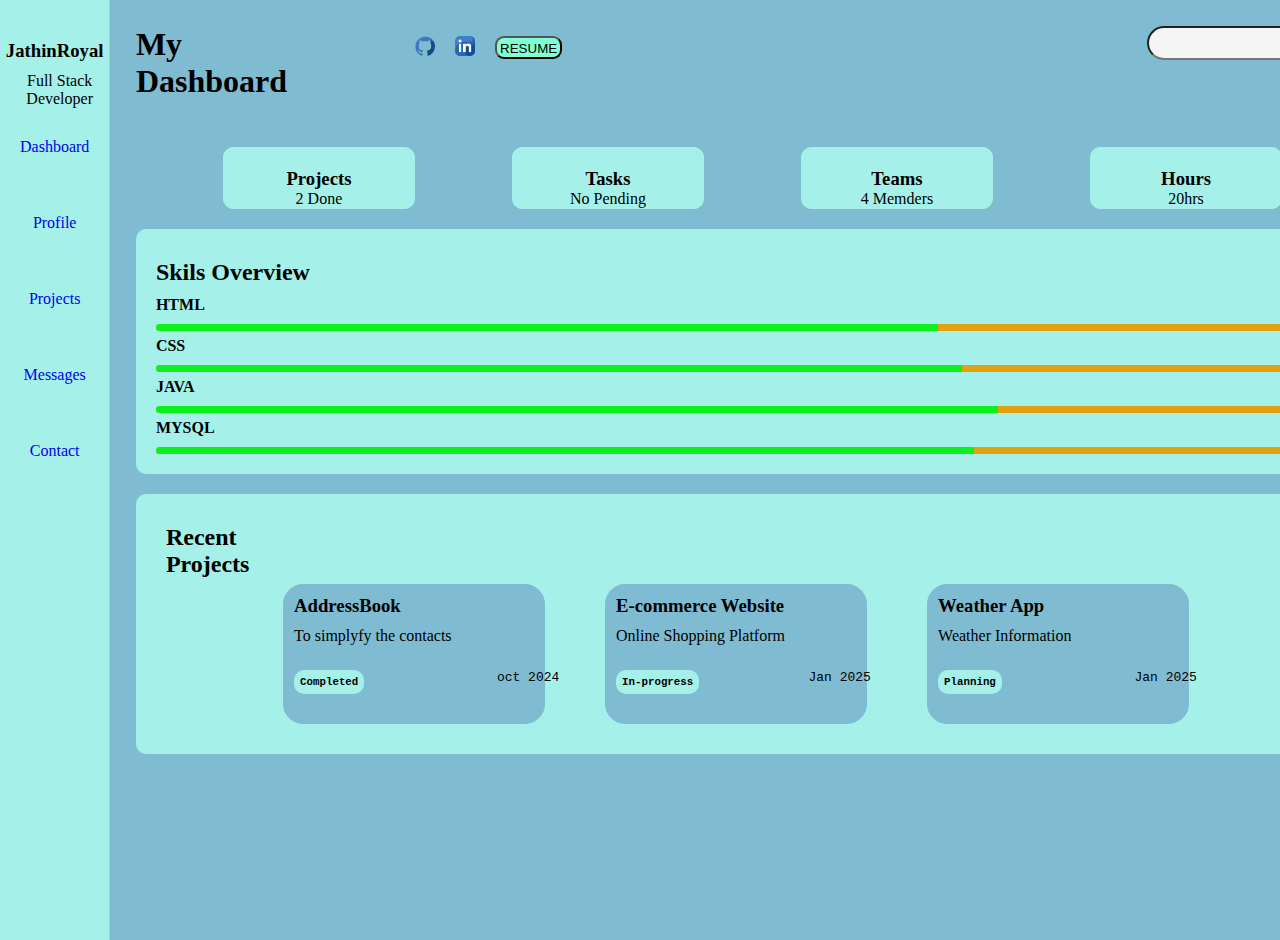
<file: index.html>
<!DOCTYPE html>
<html lang="en">
<head>
    <meta charset="UTF-8">
    <meta name="viewport" content="width=device-width, initial-scale=1.0">
    <title>Document</title>
    <link rel="stylesheet" href="style.css">
</head>
<body>
    <div class="container">
        <aside class="aside1">
            <div class="profile">
            <h3>JathinRoyal</h3>
            <p>Full Stack Developer</p>
            </div>
            <nav >
                <a href="index.html">Dashboard</a><br>
                <a href="profilee.html">Profile</a><br>
                <a href="project.html">Projects</a><br>
                <a href="message.html">Messages</a><br>
                <a href="contact.html">Contact</a><br>
            </nav>
        </aside>
        <main class="main-contenent">
          <header class="head">
             <h1>My Dashboard</h1>
             <div class="social-media">
                  <a href="https://github.com/Jathinroyal"><img src="github.png" alt="not found" width="20px" height="20px"></a>
                  <a href="https://www.linkedin.com/in/bojja-venkata-jathin-royal-194b62227"><img src="linkedin.png" alt="not found" width="20px" height="20px"></a>
                  <a href="Jathin_A1Resume.pdf" download target="_blank"><button>RESUME</button></a>
             </div>
              <div class="search-bar">
                <input type="text">
                <a href=""><button><img src="loupe.png" alt="not found" width="20px" height="10px"></button></a>

              </div>
          </header>

          <section class="status">
               <div class="stat-card">
                <h3>Projects</h3>
                <p>2 Done</p>
               </div>
               <div class="stat-card">
                <h3>Tasks</h3>
                <p>No Pending</p>
               </div>
               <div class="stat-card">
                <h3>Teams</h3>
                <p>4 Memders</p>
               </div>
               <div class="stat-card">
                <h3>Hours</h3>
                <p>20hrs</p>
               </div>
          </section>

          <section class="skill-sect">
            <h2>Skils Overview</h2>
            <div class="skils-div">
                <h4>HTML</h4>
                <progress max="100" value="65"></progress>
            </div>
            <div class="skils-div">
                <h4>CSS</h4>
                <progress max="100" value="67"></progress>
            </div>
            <div class="skils-div">
                <h4>JAVA</h4>
                <progress max="100" value="70"></progress>
            </div>
            <div class="skils-div">
                <h4>MYSQL</h4>
                <progress max="100" value="68"></progress>
            </div>
            
          </section>

          <section class="project-section">
            <h2>Recent Projects</h2>
             <div class="project-div">
              <div>
                <h3>AddressBook</h3>
                <p>To simplyfy the contacts</p>
                   <pre class="pre1"><h5>Completed</h5><span>                 oct 2024</span> </pre>
                 
                  </div>
                 <div class="project-div">
                    <h3>E-commerce Website</h3>
                    <p>Online Shopping Platform</p>
                   <pre class="pre1"> <h5>In-progress</h5><span>              Jan 2025</span></pre>
                    
                  </div>
                  <div class="project-div">
                    <h3>Weather App</h3>
                    <p>Weather Information</p>
                   <pre class="pre1"> <h5>Planning</h5><span>                 Jan 2025</span></pre>
                    
              </div>
             </div>
             
          </section>
        </main>

    </div>
</body>
</html>
</file>
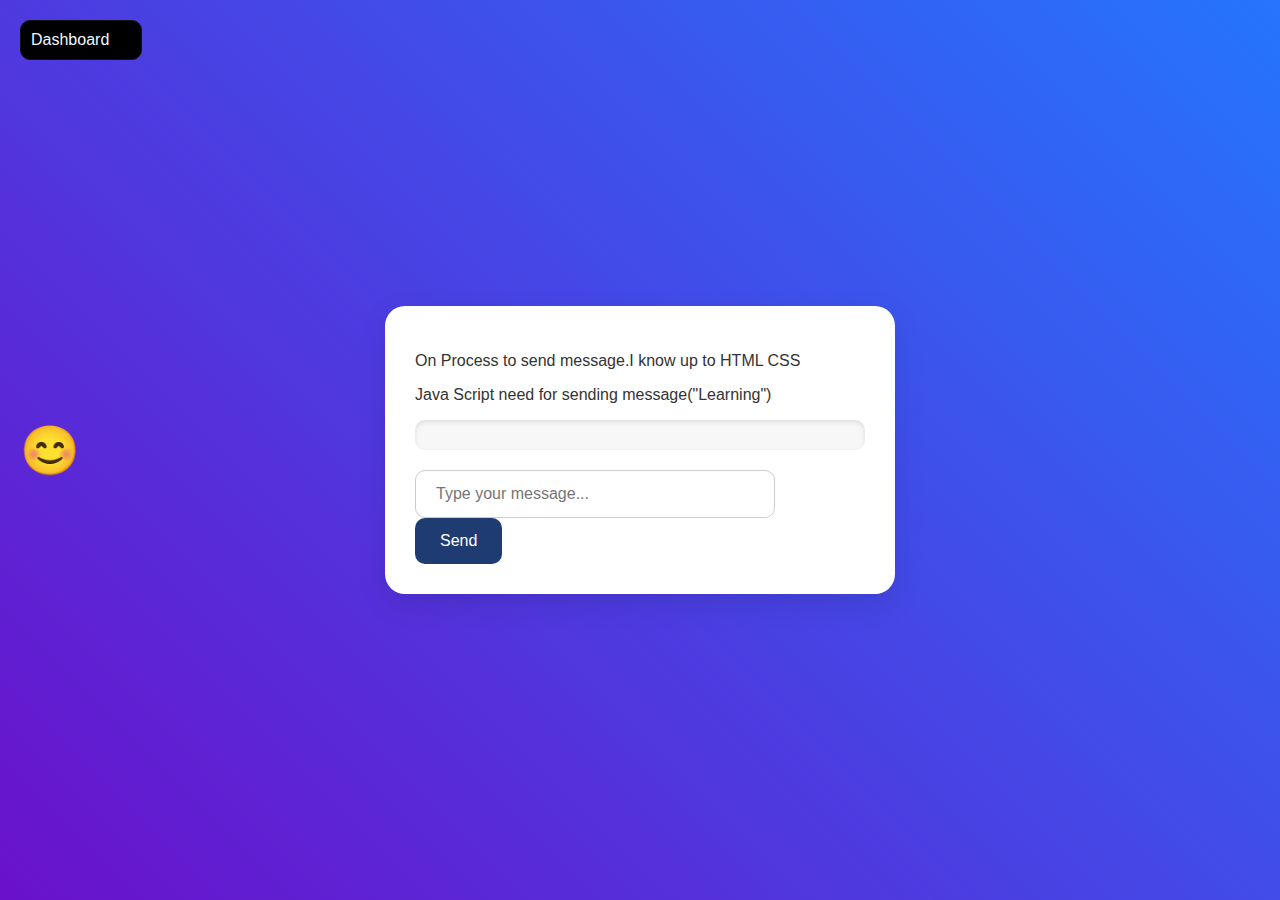
<file: message.html>
<!DOCTYPE html>
<html lang="en">
<head>
    <meta charset="UTF-8">
    <meta name="viewport" content="width=device-width, initial-scale=1.0">
    <title>Chat Interface with Emoji</title>
    <link rel="stylesheet" href="message.css">
</head>
<body>
    <a href="index.html" class="dashboard-link">Dashboard</a>
    
    <div class="chat-container">
        <p>On Process to send message.I know up to HTML CSS  </p>
    <p>Java Script need for sending message("Learning")</p>
        <div class="chat-box" id="chat-box">
            <!-- Chat messages will appear here -->
        </div>
        <div class="input-group">
            <input type="text" id="message-input" class="chat-input" placeholder="Type your message..." oninput="toggleSendButton()" />
            <button id="send-button" class="send-button" onclick="sendMessage()" disabled>Send</button>
        </div>
    </div>

    <div class="emoji" id="emoji">😊</div>

    <script src="message.js"></script>
</body>
</html>
</file>
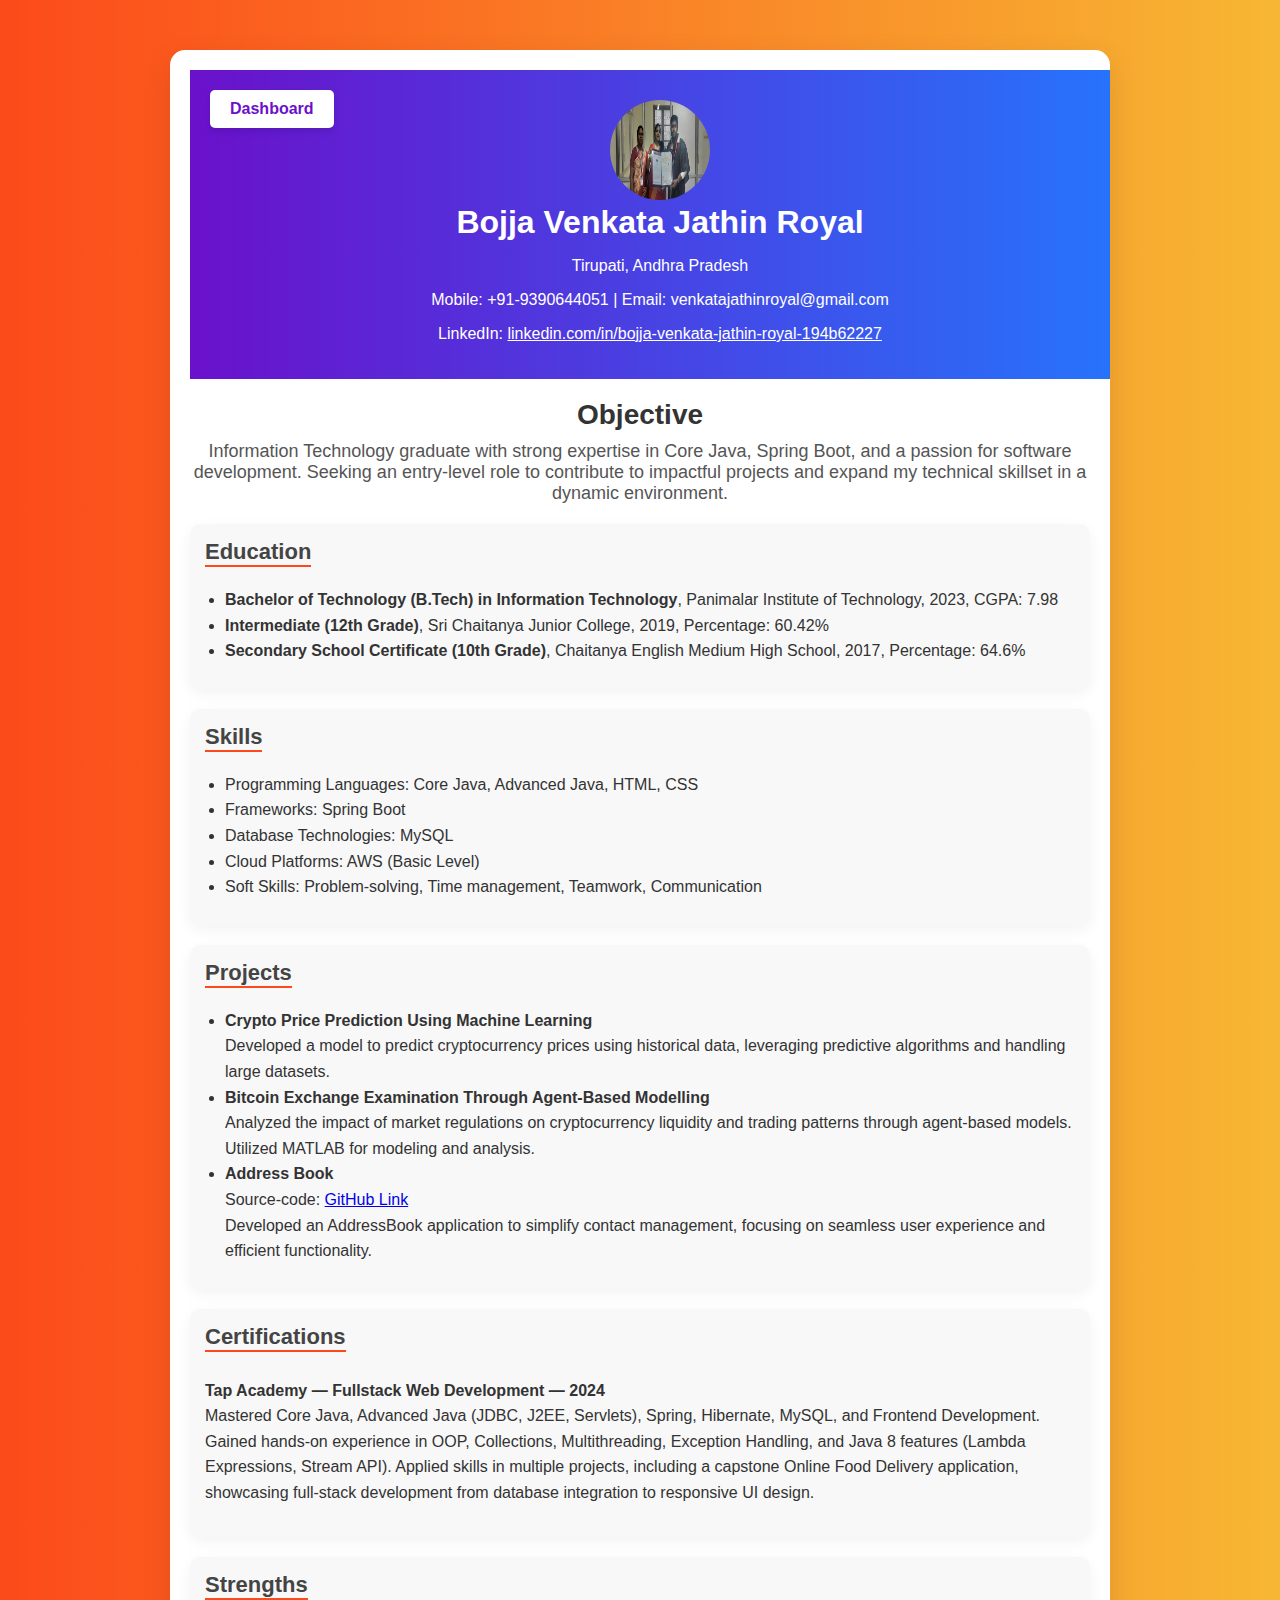
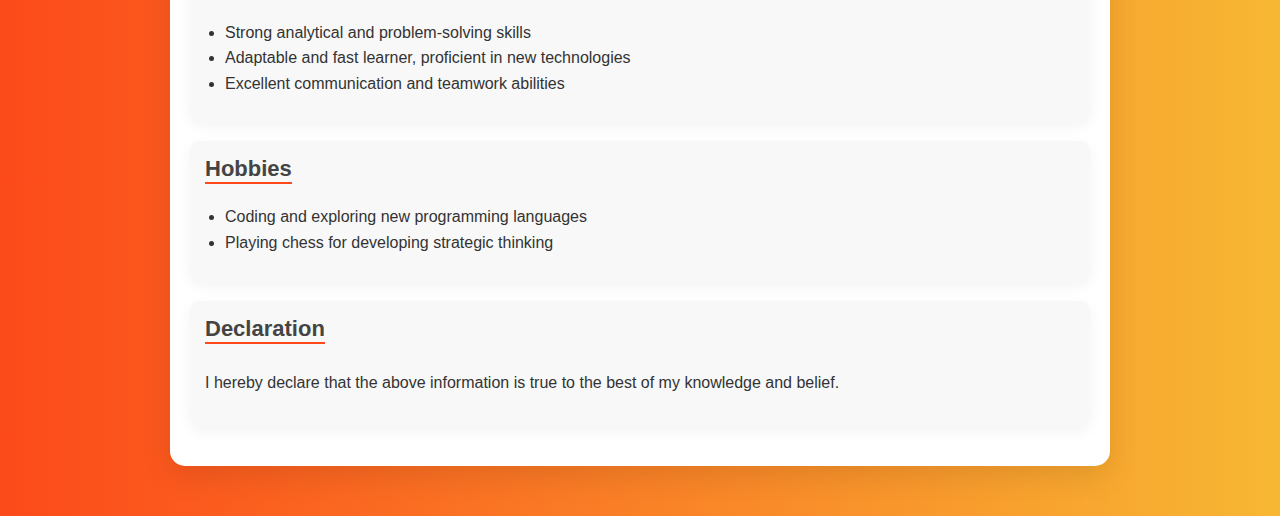
<file: profilee.html>
<!DOCTYPE html>
<html lang="en">
<head>
    <meta charset="UTF-8">
    <meta name="viewport" content="width=device-width, initial-scale=1.0">
    <title>Professional Profile</title>
 <link rel="stylesheet" href="profile.css">
</head>
<body>
    <div class="profile-card">
        <div class="profile-header">
            <a href="index.html" class="dashboard-link">Dashboard</a>
            <img src="imgforCertifate.jpg" alt="Profile Image" class="profile-image" style="width: 100px; height: 100px; border-radius: 50%;">
            <h1>Bojja Venkata Jathin Royal</h1>
            <p>Tirupati, Andhra Pradesh</p>
            <p>Mobile: +91-9390644051 | Email: venkatajathinroyal@gmail.com</p>
            <p>LinkedIn: <a href="https://www.linkedin.com/in/bojja-venkata-jathin-royal-194b62227" target="_blank" style="color: #fff; text-decoration: underline;">linkedin.com/in/bojja-venkata-jathin-royal-194b62227</a></p>
        </div>
        <div class="profile-info">
            <h2>Objective</h2>
            <p>Information Technology graduate with strong expertise in Core Java, Spring Boot, and a passion for software development. Seeking an entry-level role to contribute to impactful projects and expand my technical skillset in a dynamic environment.</p>
        </div>
        <div class="section">
            <div class="section-title">Education</div>
            <ul>
                <li><strong>Bachelor of Technology (B.Tech) in Information Technology</strong>, Panimalar Institute of Technology, 2023, CGPA: 7.98</li>
                <li><strong>Intermediate (12th Grade)</strong>, Sri Chaitanya Junior College, 2019, Percentage: 60.42%</li>
                <li><strong>Secondary School Certificate (10th Grade)</strong>, Chaitanya English Medium High School, 2017, Percentage: 64.6%</li>
            </ul>
        </div>
        <div class="section">
            <div class="section-title">Skills</div>
            <ul>
                <li>Programming Languages: Core Java, Advanced Java, HTML, CSS</li>
                <li>Frameworks: Spring Boot</li>
                <li>Database Technologies: MySQL</li>
                <li>Cloud Platforms: AWS (Basic Level)</li>
                <li>Soft Skills: Problem-solving, Time management, Teamwork, Communication</li>
            </ul>
        </div>
        <div class="section">
            <div class="section-title">Projects</div>
            <ul>
                <li><strong>Crypto Price Prediction Using Machine Learning</strong><br>Developed a model to predict cryptocurrency prices using historical data, leveraging predictive algorithms and handling large datasets.</li>
                <li><strong>Bitcoin Exchange Examination Through Agent-Based Modelling</strong><br>Analyzed the impact of market regulations on cryptocurrency liquidity and trading patterns through agent-based models. Utilized MATLAB for modeling and analysis.</li>
                <li><strong>Address Book</strong><br>Source-code: <a href="https://jathinroyal.github.io/adressbook/" target="_blank">GitHub Link</a><br>Developed an AddressBook application to simplify contact management, focusing on seamless user experience and efficient functionality.</li>
            </ul>
        </div>
        <div class="section">
            <div class="section-title">Certifications</div>
            <p><strong>Tap Academy — Fullstack Web Development — 2024</strong><br>Mastered Core Java, Advanced Java (JDBC, J2EE, Servlets), Spring, Hibernate, MySQL, and Frontend Development. Gained hands-on experience in OOP, Collections, Multithreading, Exception Handling, and Java 8 features (Lambda Expressions, Stream API). Applied skills in multiple projects, including a capstone Online Food Delivery application, showcasing full-stack development from database integration to responsive UI design.</p>
        </div>
        <div class="section">
            <div class="section-title">Strengths</div>
            <ul>
                <li>Strong analytical and problem-solving skills</li>
                <li>Adaptable and fast learner, proficient in new technologies</li>
                <li>Excellent communication and teamwork abilities</li>
            </ul>
        </div>
        <div class="section">
            <div class="section-title">Hobbies</div>
            <ul>
                <li>Coding and exploring new programming languages</li>
                <li>Playing chess for developing strategic thinking</li>
            </ul>
        </div>
        <div class="section">
            <div class="section-title">Declaration</div>
            <p>I hereby declare that the above information is true to the best of my knowledge and belief.</p>
        </div>
    </div>
</body>
</html>
</file>
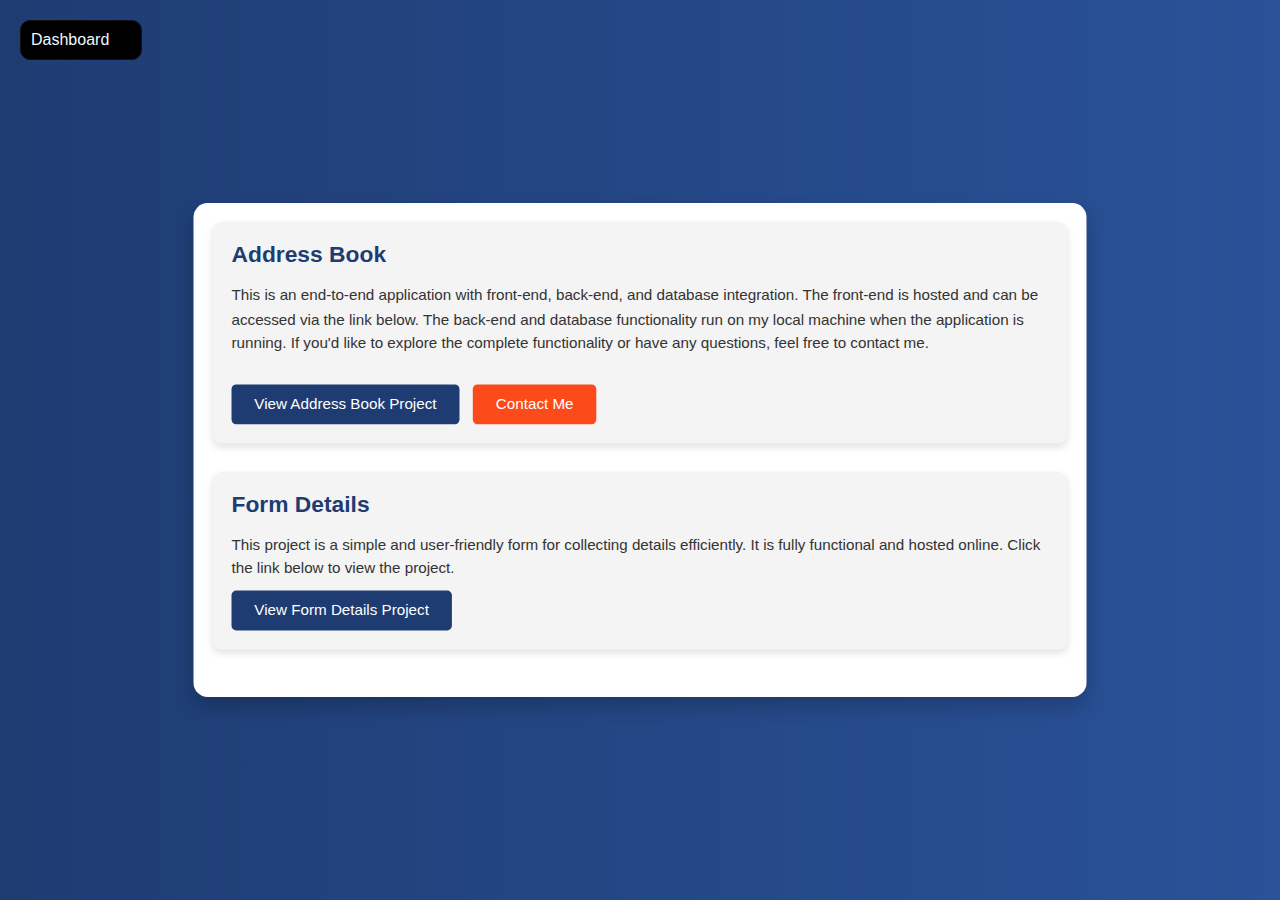
<file: project.html>
<!DOCTYPE html>
<html lang="en">
<head>
    <meta charset="UTF-8">
    <meta name="viewport" content="width=device-width, initial-scale=1.0">
    <title>Projects</title>
    <link rel="stylesheet" href="project.css">
      
</head>
<body>
    <div class="dash"><a href="index.html" class="dashboard-link">Dashboard</a></div>
    <div class="projects-container">
        <div class="project">
            <div class="project-title">Address Book</div>
            <p class="project-description">This is an end-to-end application with front-end, back-end, and database integration. The front-end is hosted and can be accessed via the link below. The back-end and database functionality run on my local machine when the application is running. If you'd like to explore the complete functionality or have any questions, feel free to contact me.</p>
            <a href="https://jathinroyal.github.io/adressbook/" target="_blank" class="project-link">View Address Book Project</a>
            <a href="contact.html" class="contact-button">Contact Me</a>
        </div>
        <div class="project">
            <div class="project-title">Form Details</div>
            <p class="project-description">This project is a simple and user-friendly form for collecting details efficiently. It is fully functional and hosted online. Click the link below to view the project.</p>
            <a href="https://jathinroyal.github.io/Form-Details/" target="_blank" class="project-link">View Form Details Project</a>
        </div>
    </div>
</body>
</html>
</file>
<file: style.css>
*{
  margin: 0%;
  padding: 0%;
}
body{
   background-color: #4158D0;
background-image: linear-gradient(43deg, #4158D0 0%, #C850C0 46%, #FFCC70 100%);
}
.container{
  display: flex;
  background-color: #7FBCD2;

}

.aside1{
  display: flex;
  border-right: 1px solid #B6CBBD;
  height: 100vh;
  background-color: #A5F1E9;
  width: 10%;
  flex-direction: column;
  padding-top: 40px;
}

.profile{
  display: flex;
  flex-direction: column;
  text-align: center;
}
.aside1 p{
  display: flex;
  margin-top: 10px;
  margin-bottom: 10px;
  text-align: center;
  padding-left: 10px;
}

nav a{
  
  
  display: flex;
  text-decoration: none;
  justify-content: space-around;
  padding: 20px;
  
  /* border: 1px solid red; */
}

nav a:hover{
  background-color: blanchedalmond;
  border-radius: 10px;
  color: aqua;
  transition: 0.4s;
}
.main-contenent{
  margin: 2%;
  display: flex;
  flex-direction: column;
  
}
.head{
  display: flex;
  margin-bottom: 3%;
  justify-content: center;
  
}
.social-media{
  display: flex;
  margin-left: 30px;
  margin-right: 30px;
  justify-content: center;
  
  width: 800px;
  
  
}
.social-media a{
  padding: 10px;
  
}

.search-bar{
  display: flex;
  
}

.search-bar input {
  display: flex;
  justify-content: end;
  background-color: whitesmoke;
  border-radius: 20px;
  height: 30px;
  
  
}

.search-bar input[text] {
  padding: 10% 50%;
  
  
}
.social-media button{
  background-color: aquamarine;
  border-radius: 9px;
  padding: 3px;
  padding-bottom: 1px;
  margin-right:500px ;
  
}
.search-bar a button{
  display: flex;
  padding: 8px;
  border-radius: 15px;
  margin-left: 1px;
  margin-top: 3px;
}
.search-bar a button:hover{
  background-color: #B6CBBD;
  cursor: pointer;
  transition: 0.6s;
}

.social-media a:hover{
  display: flex;
  transform: translateY(-5px);
  transition: 0.6s;
  
}

.status{
  display: flex;
  justify-content: center;
  justify-content:space-evenly;
 margin-bottom: 10px;
 

}

.stat-card{
  display: flex;
  flex-direction: column;
  border: #A5F1E9 solid 1px;
  background-color: #A5F1E9;
  padding: 20px;
  border-radius: 10px;
  width: 150px;
  height: 20px;
  margin: 10px;
  text-align: center;
  
}
.stat-card:hover{

  transform: translateY(-5px);
  cursor: pointer;
  transition: 0.6s;
  box-shadow:10px 10px 15px red;
}
.skill-sect{
  background-color: #A5F1E9;
  border-radius: 10px;
  padding-left: 20px;
  padding-top: 30px;
  padding-right: 10px;
  padding-bottom: 5px;
  height: 210px;
}
.skils-div{
  margin-top: 5px;
}
.skill-sect h2{
margin-bottom: 10px;
}

progress {
  width: 100%;
  height: 7px;
  
  border-radius: 200px; /* Apply rounded corners */
  overflow: hidden; /* Clip the overflow for rounded corners */
}
.skils-div progress::-webkit-progress-bar {
  background-color: rgb(227, 160, 15); /* Background of the progress bar */
}

.skils-div progress::-webkit-progress-value {
  background-color: rgb(14, 240, 29); /* Progress value color */
}

.project-section{
  display: flex;
 
  margin-top: 20px;
  background-color: #A5F1E9;
  border-radius: 10px;
  height: 200px;
  padding: 30px;
  gap: 20px;
  justify-content: space-around;
}

.project-section div{
  display: flex;
 flex-direction: row;
 margin-top: 30px;
  
}
.project-div div{
  display: flex;
  flex-direction: column;
  border: 1px solid #7FBCD2;
  width: 240px;
  background-color: #7FBCD2;
  border-radius: 20px;
  padding: 10px;
  
 margin-right: 60px;
  
}

.project-section h2{
   display: flex;
   flex-direction: row;
 
}
.project-div{
 margin-right: 90px;
}

.project-div h3{
  margin-bottom: 10px;
}

.project-div p{
  margin-bottom: 10px;
}

span{
  display: flex;
  flex-direction: row;
}

.pre1{
  margin-top: 15px;
  display: flex;
}
.pre1 h5{
  background-color: #A5F1E9;
  border: 2px solid #A5F1E9;
  border-radius: 10px;
  padding: 4px;
}
.pre1 h5:hover{
transform: translateY(-5px);
cursor: pointer;
transition: 0.6s;
box-shadow:10px 10px 15px red;
}

.project-div div:hover{

  transform: translateY(-5px);
cursor: pointer;
transition: 0.6s;
box-shadow:10px 10px 15px red;
}
</file>
<file: message.css>
body {
    margin: 0;
    padding: 0;
    background: linear-gradient(45deg, #6a11cb, #2575fc);
    font-family: 'Segoe UI', Tahoma, Geneva, Verdana, sans-serif;
    height: 100vh;
    display: flex;
    justify-content: center;
    align-items: center;
    overflow: hidden;
    position: relative;
}

.chat-container {
    max-width: 450px;
    width: 100%;
    background: #fff;
    color: #333;
    border-radius: 20px;
    padding: 30px;
    box-shadow: 0 10px 30px rgba(0, 0, 0, 0.1);
    position: relative;
    z-index: 1;
}

.chat-box {
    max-height: 350px;
    overflow-y: auto;
    background-color: #f7f7f7;
    padding: 15px;
    margin-bottom: 20px;
    border-radius: 10px;
    box-shadow: inset 0 2px 5px rgba(0, 0, 0, 0.1);
    color: #333;
    font-size: 14px;
}

.chat-input {
    width: calc(100% - 90px);
    padding: 14px 20px;
    border-radius: 10px;
    border: 1px solid #ccc;
    font-size: 16px;
    margin-right: 10px;
    outline: none;
    box-sizing: border-box;
}

.send-button {
    padding: 14px 25px;
    background-color: #1e3c72;
    color: #fff;
    border: none;
    border-radius: 10px;
    font-size: 16px;
    cursor: pointer;
    transition: all 0.3s ease;
}

.send-button:hover {
    background-color: #2575fc;
}

.emoji {
    font-size: 48px;
    position: absolute;
    left: 20px;
    top: 50%;
    transform: translateY(-50%);
    pointer-events: none;
    transition: left 0.1s ease, top 0.1s ease;
}


.dashboard-link {
    display: flex;
    justify-content: start;
    text-decoration: none;
    border: 1px solid rgb(20, 18, 18);
    width: 100px;
    border-radius: 10px;
    padding: 10px;
    color: aliceblue;
    background-color: black;
    position: absolute; 
    top: 20px;
    left: 20px; 
    z-index: 10; 
}

.dashboard-link:hover {
    background-color: #fff;
    color: black;
    transform: translateY(-5px);
    cursor: pointer;
    transition: 0.6s;
    box-shadow: 10px 10px 15px #fff;
}
</file>
<file: profile.css>
body {
    font-family: 'Segoe UI', Tahoma, Geneva, Verdana, sans-serif;
    margin: 0;
    padding: 0;
    background: linear-gradient(to right, #fc4a1a, #f7b733);
    color: #333;
}
.profile-card {
    max-width: 900px;
    margin: 50px auto;
    background: #fff;
    border-radius: 15px;
    overflow: hidden;
    box-shadow: 0 10px 30px rgba(0, 0, 0, 0.1);
    padding: 20px;
}
.profile-header {
    width: 100%;
    background: linear-gradient(to right, #6a11cb, #2575fc);
    padding: 20px;
    text-align: center;
    color: #fff;
    position: relative;
}
.profile-header h1 {
    margin: 0;
    font-size: 32px;
}
.dashboard-link {
    position: absolute;
    top: 20px;
    left: 20px;
    background: #fff;
    color: #6a11cb;
    padding: 10px 20px;
    border-radius: 5px;
    text-decoration: none;
    font-weight: bold;
    box-shadow: 0 4px 6px rgba(0, 0, 0, 0.1);
}
.dashboard-link:hover {
    background: #6a11cb;
    color: #fff;
}
.profile-image {
    margin-top: 10px;
}
.profile-info {
    text-align: center;
    margin-top: 20px;
}
.profile-info h2 {
    margin: 10px 0;
    font-size: 28px;
    font-weight: bold;
}
.profile-info p {
    font-size: 18px;
    color: #555;
    margin: 5px 0;
}
.section {
    margin: 20px 0;
    padding: 15px;
    background: #f8f8f8;
    border-radius: 10px;
    box-shadow: 0 5px 15px rgba(0, 0, 0, 0.05);
}
.section-title {
    font-size: 22px;
    font-weight: bold;
    color: #444;
    margin-bottom: 10px;
    border-bottom: 2px solid #fc4a1a;
    display: inline-block;
}
.section p, .section li {
    font-size: 16px;
    color: #333;
    line-height: 1.6;
}
ul {
    margin: 10px 0;
    padding-left: 20px;
}
</file>
<file: project.css>
body {
    font-family: Arial, sans-serif;
    margin: 0;
    padding: 0;
    background: linear-gradient(to right, #1e3c72, #2a5298);
    color: #fff;
    height: 100vh;
    display: flex;
    justify-content: center;
    align-items: center;
}
.projects-container {
    max-width: 900px;
    margin: 20px;
    padding: 20px;
    background: #fff;
    color: #333;
    border-radius: 15px;
    box-shadow: 0 10px 20px rgba(0, 0, 0, 0.2);
    transform: scale(0.95);
    transition: transform 0.3s ease-in-out;
}
.projects-container:hover {
    transform: scale(1);
}
.project {
    margin-bottom: 30px;
    padding: 20px;
    background: #f4f4f4;
    border-radius: 10px;
    box-shadow: 0 4px 8px rgba(0, 0, 0, 0.1);
    transition: background-color 0.3s ease;
}
.project:hover {
    background-color: #e8e8e8;
}
.project-title {
    font-size: 24px;
    font-weight: bold;
    margin-bottom: 10px;
    color: #1e3c72;
    transition: color 0.3s ease;
}
.project-title:hover {
    color: #fc4a1a;
}
.project-description {
    font-size: 16px;
    line-height: 1.6;
    margin-bottom: 10px;
}
.project-link {
    display: inline-block;
    background: #1e3c72;
    color: #fff;
    text-decoration: none;
    padding: 12px 24px;
    border-radius: 5px;
    margin-right: 10px;
    transition: background 0.3s ease, transform 0.3s ease;
}
.project-link:hover {
    background: #2a5298;
    transform: translateY(-4px);
}
.contact-button {
    display: inline-block;
    margin-top: 20px;
    padding: 12px 24px;
    text-align: center;
    background: #fc4a1a;
    color: #fff;
    text-decoration: none;
    border-radius: 5px;
    font-size: 16px;
    transition: background 0.3s ease, transform 0.3s ease;
}
.contact-button:hover {
    background: #e03e0f;
    transform: translateY(-4px);
}
.project:hover .contact-button {
    background: #e03e0f;
}




.dash {
    position: absolute; /* Position it absolutely */
    top: 20px; 
    left: 20px; 
    z-index: 10; 
}

.dashboard-link {
    display: flex;
    justify-content: start;
    text-decoration: none;
    border: 1px solid rgb(20, 18, 18);
    width: 100px;
    border-radius: 10px;
    padding: 10px;
    color: aliceblue;
    background-color: black;
}

.dashboard-link:hover {
    background-color: #fff;
    color: black;
    transform: translateY(-5px);
    cursor: pointer;
    transition: 0.6s;
    box-shadow: 10px 10px 15px #fff;
}
</file>
